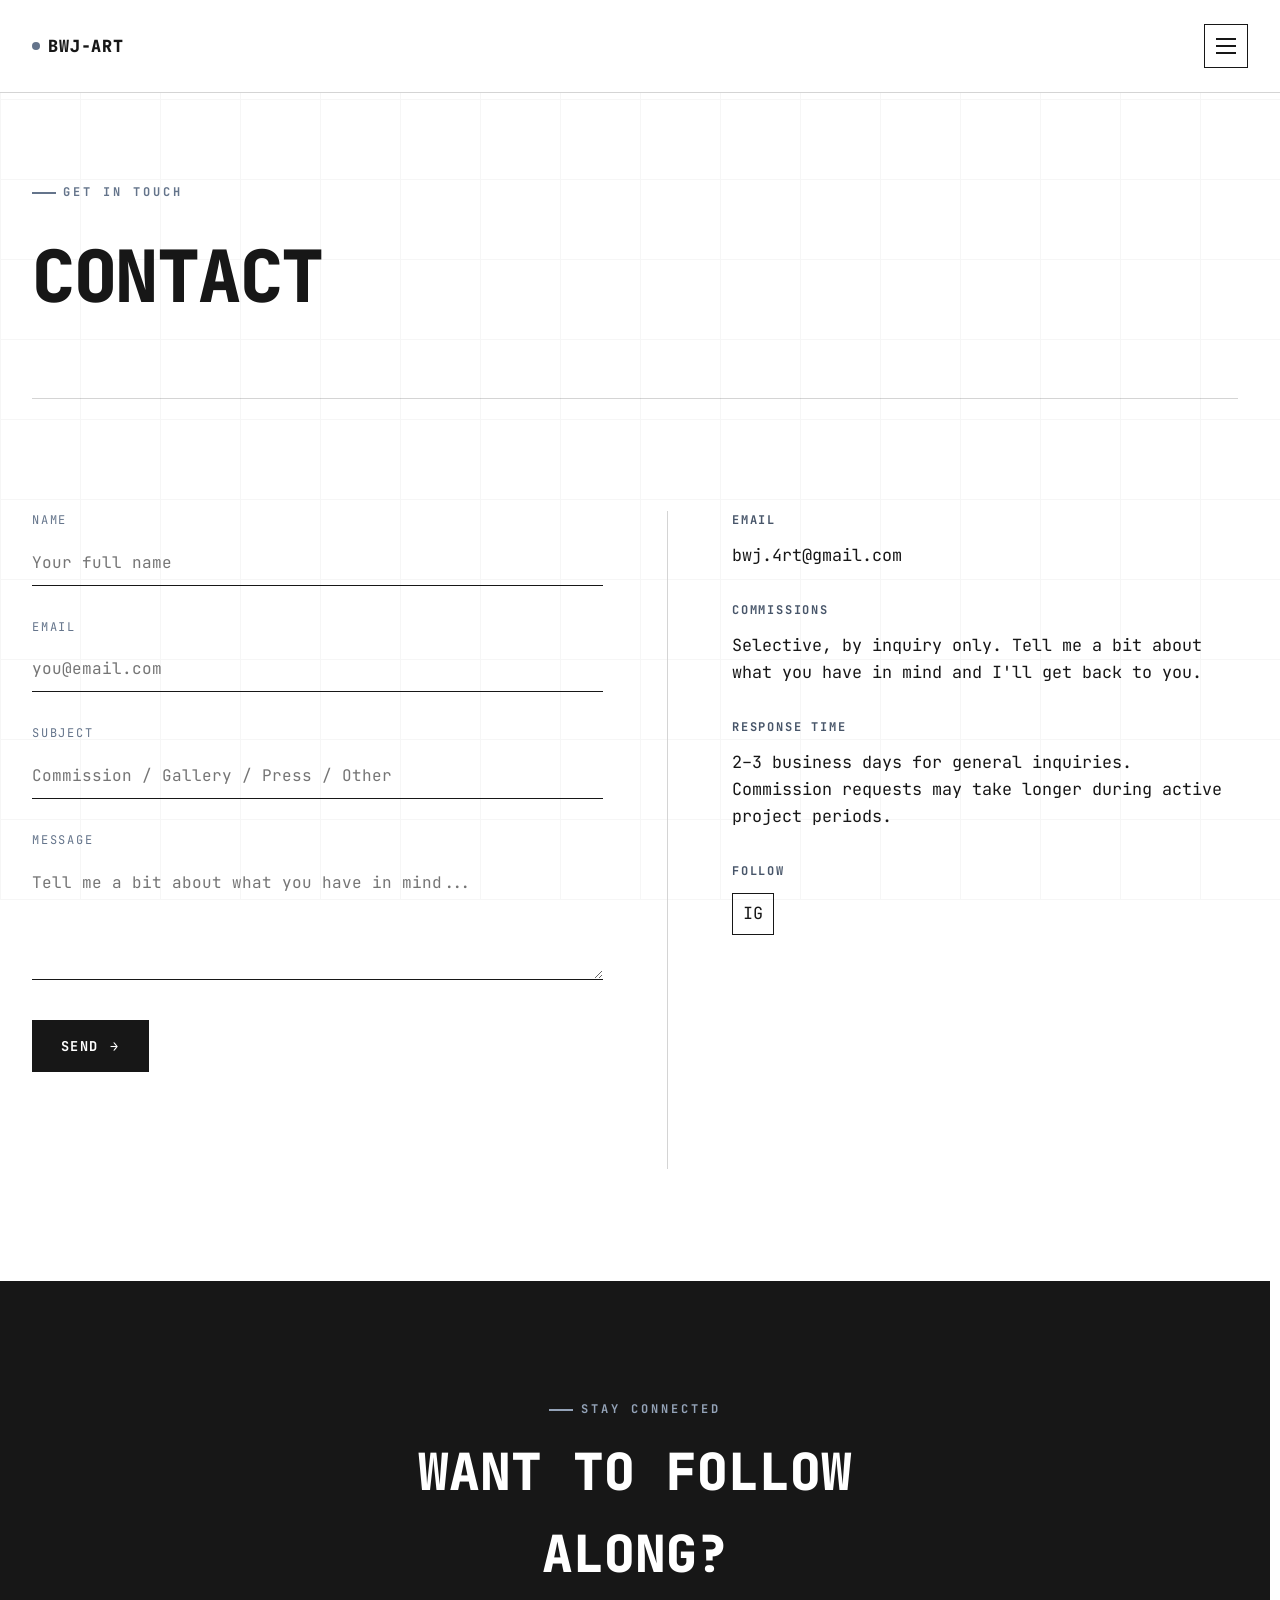
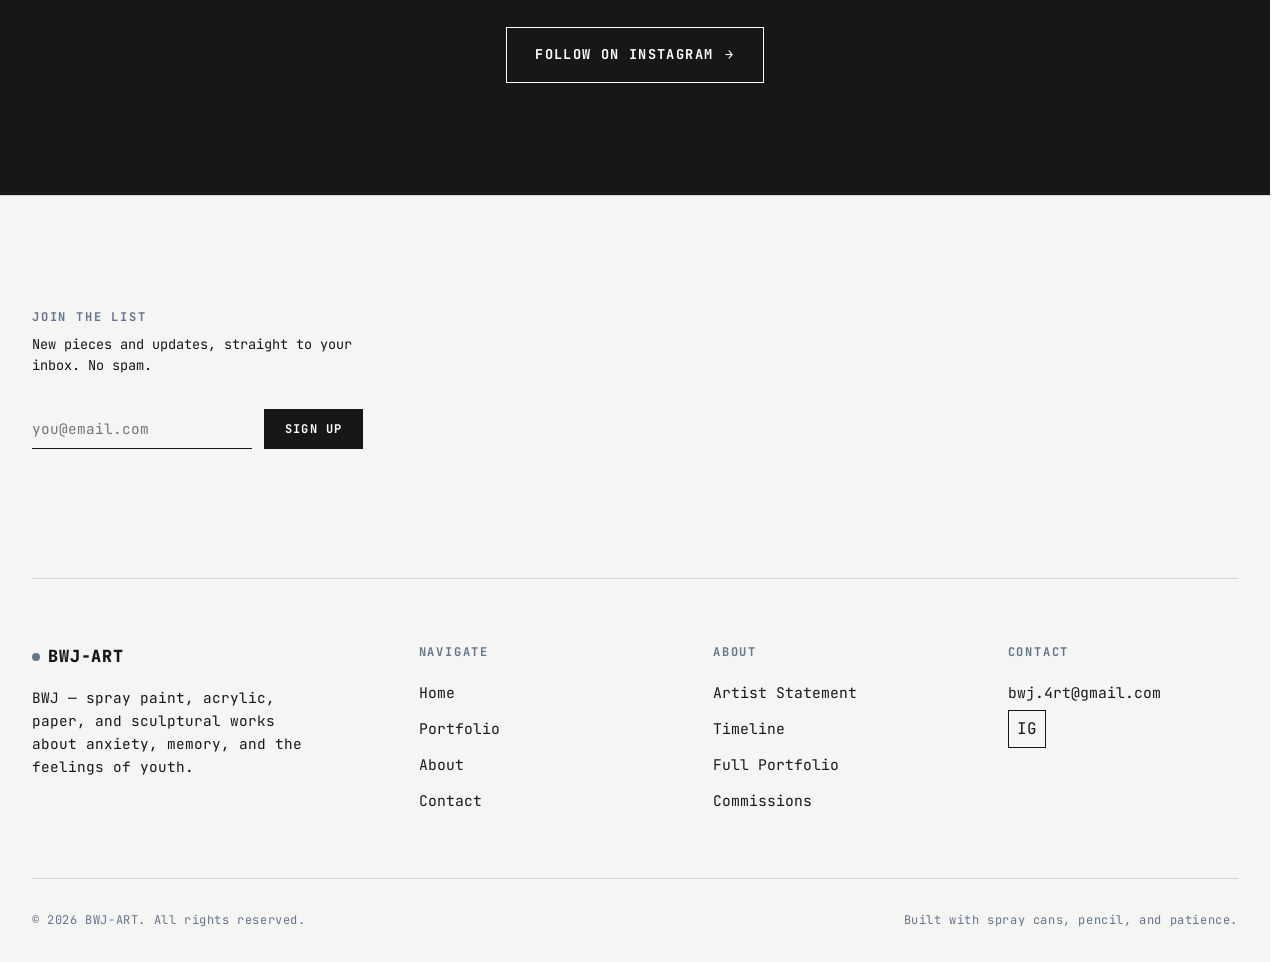
<file: contact.html>
<!DOCTYPE html>
<html lang="en">
<head>
<meta charset="UTF-8">
<meta name="viewport" content="width=device-width, initial-scale=1.0, viewport-fit=cover">
<meta name="color-scheme" content="light">
<meta name="theme-color" content="#FFFFFF">
<title>Contact — BWJ-ART</title>
<meta name="description" content="Get in touch with BWJ-ART for commissions, gallery inquiries, and press.">
<meta property="og:type" content="website">
<meta property="og:site_name" content="BWJ-ART">
<meta property="og:title" content="Contact — BWJ-ART">
<meta property="og:description" content="Get in touch with BWJ-ART for commissions, gallery inquiries, and press.">
<meta property="og:image" content="https://glittery-croissant-ed09aa.netlify.app/assets/img/hope.jpg">
<meta property="og:url" content="https://glittery-croissant-ed09aa.netlify.app/contact.html">
<meta name="twitter:card" content="summary_large_image">
<meta name="twitter:title" content="Contact — BWJ-ART">
<meta name="twitter:description" content="Get in touch with BWJ-ART for commissions, gallery inquiries, and press.">
<meta name="twitter:image" content="https://glittery-croissant-ed09aa.netlify.app/assets/img/hope.jpg">
<link rel="stylesheet" href="css/style.css">
</head>
<body>

<div class="texture-bg"></div>

<header class="topbar">
  <a href="index.html" class="logo"><span class="dot"></span>BWJ-ART</a>
  <button class="hamburger" aria-label="Open menu" aria-expanded="false">
    <span></span><span></span><span></span>
  </button>
</header>

<div class="nav-overlay"></div>
<nav class="nav-panel">
  <ul class="nav-links">
    <li><a href="index.html">Home</a></li>
    <li><a href="portfolio.html">Portfolio</a></li>
    <li><a href="about.html">About</a></li>
    <li><a href="contact.html" class="current">Contact</a></li>
  </ul>
  <div class="nav-panel-footer">
    <div class="socials">
      <a href="https://instagram.com/willaingdraws" data-bind-href="instagram-url" aria-label="Instagram" target="_blank" rel="noopener">IG</a>
      <a href="contact.html" aria-label="Contact">Contact</a>
      <a href="#newsletter" aria-label="Newsletter signup">Newsletter</a>
    </div>
  </div>
</nav>

<main id="contact-root">

  <div class="container">
    <div class="page-header">
      <span class="eyebrow fade-in">Get In Touch</span>
      <h1 class="fade-in">Contact</h1>
    </div>
  </div>

  <section class="section" style="border-bottom: none;">
    <div class="container">
      <div class="contact-grid">

        <div class="fade-in">
          <form class="contact-form" action="https://formspree.io/f/mqpzpaqr" method="POST">
            <div class="field">
              <label for="name">Name</label>
              <input type="text" id="name" name="name" placeholder="Your full name" required>
            </div>
            <div class="field">
              <label for="email">Email</label>
              <input type="email" id="email" name="email" placeholder="you@email.com" required>
            </div>
            <div class="field">
              <label for="subject">Subject</label>
              <input type="text" id="subject" name="subject" placeholder="Commission / Gallery / Press / Other">
            </div>
            <div class="field">
              <label for="message">Message</label>
              <textarea id="message" name="message" placeholder="Tell me a bit about what you have in mind..." required></textarea>
            </div>
            <button type="submit" class="btn btn-solid">Send <span class="btn-arrow">→</span></button>
            <p class="form-confirmation" style="margin-top:1rem; font-size:0.85rem; color:var(--slate); opacity:0; transition:opacity 0.3s ease;">Thanks — your message has been noted. A reply will follow within 2–3 business days.</p>
            <p class="form-error" style="margin-top:1rem; font-size:0.85rem; color:#b33; opacity:0; transition:opacity 0.3s ease;">Something went wrong sending that — please email me directly instead.</p>
          </form>
        </div>

        <div class="contact-info-block fade-in" data-field="info-block">
          <h3>Email</h3>
          <a href="mailto:bwj.4rt@gmail.com">bwj.4rt@gmail.com</a>

          <h3>Commissions</h3>
          <p>Selective, by inquiry only. Tell me a bit about what you have in mind and I'll get back to you.</p>

          <h3>Response Time</h3>
          <p>2–3 business days for general inquiries. Commission requests may take longer during active project periods.</p>

          <h3>Follow</h3>
          <div class="social-row">
            <a href="https://instagram.com/willaingdraws" aria-label="Instagram" target="_blank" rel="noopener">IG</a>
          </div>
        </div>

      </div>
    </div>
  </section>

  <!-- ============ FOLLOW CTA ============ -->
  <section class="cta-band">
    <div class="container">
      <span class="eyebrow">Stay Connected</span>
      <h2>Want to follow along?</h2>
      <a href="https://instagram.com/willaingdraws" data-bind-href="instagram-url" class="btn btn-solid" target="_blank" rel="noopener">Follow on Instagram <span class="btn-arrow">→</span></a>
    </div>
  </section>

</main>

<style>
  .form-confirmation.is-visible, .form-error.is-visible { opacity: 1 !important; }
</style>

<!-- ============ FOOTER ============ -->
<footer>
  <div class="container">
    <div class="footer-newsletter fade-in" id="newsletter">
      <div>
        <h5 data-bind="newsletter-heading">Join the List</h5>
        <p data-bind="newsletter-blurb">New pieces and updates, straight to your inbox. No spam.</p>
      </div>
      <form class="newsletter-form" action="https://formspree.io/f/mljrjdnr" method="POST">
        <input type="email" name="email" placeholder="you@email.com" required aria-label="Email address">
        <button type="submit" class="btn btn-solid">Sign Up</button>
        <span class="newsletter-confirmation">Thanks — you're on the list.</span>
        <span class="newsletter-error">Something went wrong — please try again.</span>
      </form>
    </div>
    <div class="footer-grid">
      <div class="footer-brand">
        <div class="logo"><span class="dot"></span>BWJ-ART</div>
        <p data-bind="footer-tagline">BWJ — spray paint, acrylic, paper, and sculptural works about anxiety, memory, and the feelings of youth.</p>
      </div>
      <div class="footer-col">
        <h5>Navigate</h5>
        <ul>
          <li><a href="index.html">Home</a></li>
          <li><a href="portfolio.html">Portfolio</a></li>
          <li><a href="about.html">About</a></li>
          <li><a href="contact.html">Contact</a></li>
        </ul>
      </div>
      <div class="footer-col">
        <h5>About</h5>
        <ul>
          <li><a href="about.html">Artist Statement</a></li>
          <li><a href="about.html#timeline">Timeline</a></li>
          <li><a href="portfolio.html">Full Portfolio</a></li>
          <li><a href="contact.html">Commissions</a></li>
        </ul>
      </div>
      <div class="footer-col">
        <h5>Contact</h5>
        <ul>
          <li><a href="mailto:bwj.4rt@gmail.com" data-bind-href="email-mailto"><span data-bind="email">bwj.4rt@gmail.com</span></a></li>
        </ul>
        <div class="socials">
          <a href="https://instagram.com/willaingdraws" data-bind-href="instagram-url" aria-label="Instagram" target="_blank" rel="noopener">IG</a>
        </div>
      </div>
    </div>
    <div class="footer-bottom">
      <span data-bind="footer-copyright">© 2026 BWJ-ART. All rights reserved.</span>
      <span data-bind="footer-built-with">Built with spray cans, pencil, and patience.</span>
    </div>
  </div>
</footer>

<button class="back-to-top" aria-label="Back to top">↑</button>

<!-- Netlify Identity: catches invite/recovery links that redirect here and
     shows the "set your password" modal automatically. -->
<script src="https://identity.netlify.com/v1/netlify-identity-widget.js"></script>
<script>
  if (window.netlifyIdentity) {
    window.netlifyIdentity.on("init", (user) => {
      if (!user) {
        window.netlifyIdentity.on("login", () => {
          document.location.href = "/admin/";
        });
      }
    });
  }
</script>
<script src="js/script.js"></script>
<script src="js/render.js"></script>
</body>
</html>
</file>
<file: css/style.css>
/* ==========================================================================
   BWJ-ART — Industrial / Monospace Portfolio
   ========================================================================== */

@import url('https://fonts.googleapis.com/css2?family=JetBrains+Mono:wght@400;500;700;800&display=swap');

:root {
  --slate: #64748B;
  --slate-dark: #475569;
  --slate-light: #94A3B8;
  --neutral: #171717;
  --neutral-soft: #2A2A2A;
  --white: #FFFFFF;
  --off-white: #F5F5F4;
  --line: #D4D4D4;

  --mono: 'JetBrains Mono', ui-monospace, SFMono-Regular, Menlo, Consolas, monospace;

  --space-xs: 0.5rem;
  --space-sm: 1rem;
  --space-md: 2rem;
  --space-lg: 4rem;
  --space-xl: 7rem;
  --space-xxl: 10rem;

  --nav-width: min(420px, 100vw);
  --transition: 0.35s cubic-bezier(0.65, 0, 0.35, 1);
}

* { margin: 0; padding: 0; box-sizing: border-box; -webkit-tap-highlight-color: transparent; }

html {
  scroll-behavior: smooth;
  scrollbar-gutter: stable;
  color-scheme: light;
  -webkit-text-size-adjust: 100%;
  text-size-adjust: 100%;
}

body {
  font-family: var(--mono);
  background-color: var(--white);
  color: var(--neutral);
  line-height: 1.6;
  font-size: 16px;
  -webkit-font-smoothing: antialiased;
  -moz-osx-font-smoothing: grayscale;
  text-rendering: optimizeLegibility;
  overflow-x: hidden;
  min-height: 100vh;
  min-height: 100dvh;
}

/* Consistent, on-brand scrollbar across Windows/Mac (WebKit + Firefox) */
html { scrollbar-width: thin; scrollbar-color: var(--slate) var(--off-white); }
::-webkit-scrollbar { width: 10px; height: 10px; }
::-webkit-scrollbar-track { background: var(--off-white); }
::-webkit-scrollbar-thumb { background: var(--slate); border: 2px solid var(--off-white); background-clip: padding-box; }
::-webkit-scrollbar-thumb:hover { background: var(--slate-dark); background-clip: padding-box; }

img { display: block; max-width: 100%; height: auto; -webkit-user-drag: none; user-select: none; }

a {
  color: inherit;
  text-decoration: none;
  touch-action: manipulation;
}

ul { list-style: none; }

button {
  font-family: var(--mono);
  cursor: pointer;
  border: none;
  background: none;
  color: inherit;
  touch-action: manipulation;
}

/* Industrial texture backdrop */
.texture-bg {
  position: fixed;
  inset: 0;
  pointer-events: none;
  z-index: 0;
  opacity: 0.035;
  background-image:
    repeating-linear-gradient(0deg, var(--neutral) 0px, var(--neutral) 1px, transparent 1px, transparent 80px),
    repeating-linear-gradient(90deg, var(--neutral) 0px, var(--neutral) 1px, transparent 1px, transparent 80px);
}

.container {
  width: 100%;
  max-width: 1400px;
  margin: 0 auto;
  padding: 0 var(--space-md);
}

.eyebrow {
  font-size: 0.75rem;
  letter-spacing: 0.25em;
  text-transform: uppercase;
  color: var(--slate);
  font-weight: 700;
  display: inline-flex;
  align-items: center;
  gap: 0.6em;
}
.eyebrow::before {
  content: '';
  width: 24px;
  height: 2px;
  background: var(--slate);
  display: inline-block;
}

/* ==========================================================================
   Top bar (logo + hamburger only — nav hidden)
   ========================================================================== */

.topbar {
  position: fixed;
  top: 0;
  left: 0;
  right: 0;
  z-index: 100;
  display: flex;
  align-items: center;
  justify-content: space-between;
  padding: 1.5rem var(--space-md);
  background: rgba(255, 255, 255, 0.9);
  -webkit-backdrop-filter: blur(6px);
  backdrop-filter: blur(6px);
  border-bottom: 1px solid var(--line);
  padding-top: max(1.5rem, env(safe-area-inset-top));
  padding-left: max(var(--space-md), env(safe-area-inset-left));
  padding-right: max(var(--space-md), env(safe-area-inset-right));
}

.logo {
  font-weight: 800;
  font-size: 1.05rem;
  letter-spacing: 0.05em;
  text-transform: uppercase;
  display: flex;
  align-items: center;
  gap: 0.5rem;
}
.logo .dot {
  width: 8px;
  height: 8px;
  background: var(--slate);
  border-radius: 50%;
  display: inline-block;
}

.hamburger {
  position: relative;
  z-index: 210;
  width: 44px;
  height: 44px;
  border: 1px solid var(--neutral);
  display: flex;
  flex-direction: column;
  align-items: center;
  justify-content: center;
  gap: 5px;
  background: var(--white);
  transition: background var(--transition), border-color var(--transition);
}
.hamburger:hover { background: var(--neutral); }
.hamburger:hover span { background: var(--white); }

.hamburger span {
  width: 20px;
  height: 2px;
  background: var(--neutral);
  transition: transform var(--transition), opacity var(--transition), background var(--transition);
}

.hamburger.active span:nth-child(1) { transform: translateY(7px) rotate(45deg); }
.hamburger.active span:nth-child(2) { opacity: 0; }
.hamburger.active span:nth-child(3) { transform: translateY(-7px) rotate(-45deg); }
.hamburger.active { background: var(--neutral); }
.hamburger.active span { background: var(--white); }

/* Slide-out nav panel */
.nav-overlay {
  position: fixed;
  inset: 0;
  background: rgba(23, 23, 23, 0.55);
  z-index: 190;
  opacity: 0;
  visibility: hidden;
  transition: opacity var(--transition);
}
.nav-overlay.active {
  opacity: 1;
  visibility: visible;
}

.nav-panel {
  position: fixed;
  top: 0;
  right: 0;
  height: 100%;
  width: var(--nav-width);
  background: var(--neutral);
  color: var(--white);
  z-index: 200;
  transform: translateX(100%);
  transition: transform var(--transition);
  display: flex;
  flex-direction: column;
  justify-content: center;
  padding: var(--space-lg) var(--space-lg);
  border-left: 1px solid var(--slate);
}
.nav-panel.active { transform: translateX(0); }

.nav-links {
  display: flex;
  flex-direction: column;
  gap: 0.4rem;
}

.nav-links li a {
  display: flex;
  align-items: baseline;
  gap: 1rem;
  font-size: 2.1rem;
  font-weight: 700;
  letter-spacing: 0.02em;
  text-transform: uppercase;
  padding: 0.6rem 0;
  color: var(--white);
  transition: color var(--transition), padding-left var(--transition);
  border-bottom: 1px solid rgba(255,255,255,0.08);
}
.nav-links li a:hover {
  color: var(--slate-light);
  padding-left: 0.75rem;
}
.nav-links li a.current { color: var(--slate-light); }

.nav-panel-footer {
  margin-top: var(--space-lg);
  display: flex;
  flex-direction: column;
  gap: 0.75rem;
  font-size: 0.8rem;
  color: var(--slate-light);
  letter-spacing: 0.05em;
}
.nav-panel-footer .socials {
  display: flex;
  gap: 1.25rem;
  margin-top: 0.5rem;
}
.nav-panel-footer .socials a {
  color: var(--white);
  border: 1px solid rgba(255,255,255,0.25);
  height: 38px;
  padding: 0 0.9rem;
  display: flex;
  align-items: center;
  justify-content: center;
  font-size: 0.75rem;
  letter-spacing: 0.08em;
  text-transform: uppercase;
  transition: background var(--transition), border-color var(--transition);
}
.nav-panel-footer .socials a:hover {
  background: var(--slate);
  border-color: var(--slate);
}

body.nav-open { overflow: hidden; }

/* ==========================================================================
   Hero
   ========================================================================== */

.hero {
  min-height: 100vh;
  min-height: 100svh;
  display: flex;
  flex-direction: column;
  justify-content: center;
  padding: calc(var(--space-xl) + 4rem) var(--space-md) var(--space-xl);
  position: relative;
  border-bottom: 1px solid var(--line);
}

.hero h1 {
  font-size: clamp(2.6rem, 8vw, 6.5rem);
  line-height: 1.02;
  font-weight: 800;
  letter-spacing: -0.02em;
  text-transform: uppercase;
  color: var(--neutral);
}

.hero-line { display: block; }
.hero-accent { color: var(--slate); }

.hero-sub {
  margin-top: var(--space-md);
  max-width: 46ch;
  color: var(--neutral);
  font-size: 1.05rem;
}

.hero-meta {
  display: flex;
  flex-wrap: wrap;
  gap: var(--space-lg);
  margin-top: var(--space-xl);
  padding-top: var(--space-md);
  border-top: 1px solid var(--line);
}

.hero-meta div {
  font-size: 0.75rem;
  letter-spacing: 0.15em;
  text-transform: uppercase;
  color: var(--slate);
}
.hero-meta div strong {
  display: block;
  font-size: 1rem;
  color: var(--neutral);
  letter-spacing: 0;
  text-transform: none;
  margin-top: 0.35rem;
  font-weight: 500;
}

/* ==========================================================================
   Section scaffolding
   ========================================================================== */

.section {
  padding: var(--space-xl) 0;
  border-bottom: 1px solid var(--line);
  position: relative;
}

.section-header {
  display: flex;
  justify-content: space-between;
  align-items: flex-end;
  gap: var(--space-md);
  margin-bottom: var(--space-lg);
  flex-wrap: wrap;
}

.section-title {
  font-size: clamp(1.8rem, 4vw, 3rem);
  font-weight: 800;
  text-transform: uppercase;
  letter-spacing: -0.01em;
  margin-top: 0.75rem;
  color: var(--slate-dark);
}

.section-note {
  max-width: 40ch;
  color: var(--neutral);
  font-size: 0.9rem;
}

/* Left accent bar for the home page artist statement quote. A separate
   class (rather than styling .section-note directly) so the other
   .section-note usages elsewhere (About page timeline/exhibit intros)
   aren't affected. */
.quote-bar {
  border-left: 2px solid var(--slate);
  padding-left: var(--space-sm);
}

/* Exhibits section (About page): keeps the gallery/venue address sitting
   directly beside the exhibit title instead of off to the side as a
   separate block. */
.exhibit-heading-row {
  display: flex;
  align-items: flex-end;
  flex-wrap: wrap;
  gap: var(--space-sm) var(--space-md);
  width: 100%;
}
.exhibit-location {
  margin: 0;
}

/* Page header (interior pages) */
.page-header {
  padding: calc(var(--space-xl) + 4rem) 0 var(--space-lg);
  border-bottom: 1px solid var(--line);
}
.page-header h1 {
  font-size: clamp(2.2rem, 6vw, 4.5rem);
  font-weight: 800;
  text-transform: uppercase;
  letter-spacing: -0.02em;
  margin-top: var(--space-sm);
}
.page-header p {
  max-width: 55ch;
  color: var(--neutral);
  margin-top: var(--space-sm);
  font-size: 1rem;
}

/* ==========================================================================
   Buttons
   ========================================================================== */

.btn {
  display: inline-flex;
  align-items: center;
  gap: 0.75rem;
  font-size: 0.85rem;
  letter-spacing: 0.1em;
  text-transform: uppercase;
  font-weight: 700;
  padding: 1rem 1.75rem;
  border: 1px solid var(--neutral);
  color: var(--neutral);
  transition: background var(--transition), color var(--transition);
  white-space: nowrap;
}
.btn:hover { background: var(--neutral); color: var(--white); }

.btn-solid {
  background: var(--neutral);
  color: var(--white);
}
.btn-solid:hover { background: var(--slate); border-color: var(--slate); }

.btn-arrow { transition: transform var(--transition); }
.btn:hover .btn-arrow { transform: translateX(4px); }

/* ==========================================================================
   Masonry gallery
   ========================================================================== */

.masonry {
  column-count: 4;
  column-gap: var(--space-sm);
}

.masonry-item {
  break-inside: avoid;
  margin-bottom: var(--space-sm);
  position: relative;
  overflow: hidden;
  border: 1px solid var(--line);
  background: var(--off-white);
  cursor: pointer;
}

.masonry-item img {
  width: 100%;
  display: block;
  transition: transform 0.6s ease, filter 0.6s ease;
  filter: grayscale(15%);
}

/* Wraps a masonry thumbnail's <img> when it has a 90/270deg CMS-set
   rotation (for a photo that was shot sideways). A plain CSS rotate on
   the <img> would visually swap its width/height without changing the
   column space it reserves, which could leave a gap or overlap the
   caption below — so script.js's fitGridRotations() sizes this wrapper
   to the correct post-rotation box (same fix as the lightbox). */
.thumb-rotate-wrap {
  display: flex;
  align-items: center;
  justify-content: center;
  overflow: hidden;
  width: 100%;
}
/* Rotation is applied via a CSS variable (set by JS) rather than
   overwriting `transform` directly, so the existing hover zoom effect
   below can still combine with it instead of being clobbered. */
.thumb-rotate-wrap img { transform: rotate(var(--thumb-rotation, 0deg)); }
.masonry-item:hover .thumb-rotate-wrap img { transform: rotate(var(--thumb-rotation, 0deg)) scale(1.04); }

.masonry-item:hover img {
  transform: scale(1.04);
  filter: grayscale(0%);
}

.masonry-caption {
  position: absolute;
  inset: auto 0 0 0;
  padding: 1rem 1.1rem;
  background: linear-gradient(to top, rgba(23,23,23,0.92), rgba(23,23,23,0));
  color: var(--white);
  opacity: 0;
  transform: translateY(8px);
  transition: opacity var(--transition), transform var(--transition);
}
.masonry-item:hover .masonry-caption {
  opacity: 1;
  transform: translateY(0);
}
.masonry-caption .cap-title {
  font-size: 0.9rem;
  font-weight: 700;
  text-transform: uppercase;
  letter-spacing: 0.03em;
}
.masonry-caption .cap-meta {
  font-size: 0.7rem;
  color: var(--slate-light);
  letter-spacing: 0.08em;
  margin-top: 0.2rem;
}

.diptych-imgs {
  display: flex;
  flex-direction: column;
}
.diptych-imgs > div {
  position: relative;
  cursor: pointer;
  overflow: hidden;
}
.diptych-imgs > div:first-child {
  border-bottom: 2px solid var(--white);
}
.diptych-imgs img {
  width: 100%;
  display: block;
  transition: transform 0.6s ease, filter 0.6s ease;
  filter: grayscale(15%);
}
.diptych-imgs > div:hover img {
  transform: scale(1.04);
  filter: grayscale(0%);
}

.tag {
  display: inline-block;
  margin-top: 0.5rem;
  font-size: 0.62rem;
  letter-spacing: 0.1em;
  text-transform: uppercase;
  padding: 0.2rem 0.55rem;
  border: 1px solid rgba(255,255,255,0.5);
  color: var(--white);
}
.tag-price {
  background: rgba(255,255,255,0.92);
  color: var(--neutral);
  border-color: var(--white);
  font-weight: 700;
}

/* ==========================================================================
   Exhibits / press
   ========================================================================== */

.exhibit-list {
  display: flex;
  flex-direction: column;
}
.exhibit-row {
  display: grid;
  grid-template-columns: 140px 1fr auto;
  gap: var(--space-md);
  align-items: baseline;
  padding: 1.5rem 0;
  border-top: 1px solid var(--line);
}
.exhibit-row:last-child { border-bottom: 1px solid var(--line); }
.exhibit-row .ex-date {
  font-size: 0.8rem;
  color: var(--slate);
  font-weight: 700;
  letter-spacing: 0.05em;
}
.exhibit-row h4 {
  font-size: 1.1rem;
  text-transform: uppercase;
  color: var(--slate-dark);
}
.exhibit-row p {
  font-size: 0.88rem;
  color: var(--neutral);
  margin-top: 0.2rem;
}
.exhibit-row .ex-tag {
  font-size: 0.7rem;
  letter-spacing: 0.1em;
  text-transform: uppercase;
  color: var(--slate);
  border: 1px solid var(--line);
  padding: 0.35rem 0.75rem;
  white-space: nowrap;
  height: fit-content;
}

.exhibit-gallery {
  display: grid;
  grid-template-columns: repeat(4, 1fr);
  gap: var(--space-sm);
  margin-top: var(--space-lg);
}
.exhibit-gallery .masonry-item img { height: 280px; object-fit: cover; }
.exhibit-gallery .masonry-item:first-child img { height: 280px; object-fit: contain; background: var(--neutral); }

.quote-block {
  border-left: 2px solid var(--slate);
  padding-left: var(--space-md);
  margin: var(--space-lg) 0;
  font-size: 1.15rem;
  font-style: normal;
  color: var(--neutral);
  max-width: 64ch;
}
.quote-block cite {
  display: block;
  margin-top: 0.75rem;
  font-size: 0.8rem;
  letter-spacing: 0.1em;
  text-transform: uppercase;
  color: var(--slate);
  font-style: normal;
}

.gallery-filters {
  display: flex;
  flex-wrap: wrap;
  gap: 0.6rem;
  margin-top: var(--space-sm);
  margin-bottom: var(--space-lg);
}
.gallery-filters button {
  font-size: 0.75rem;
  letter-spacing: 0.1em;
  text-transform: uppercase;
  padding: 0.6rem 1.1rem;
  border: 1px solid var(--line);
  color: var(--slate-dark);
  transition: background var(--transition), color var(--transition), border-color var(--transition);
}
.gallery-filters button:hover,
.gallery-filters button.active {
  background: var(--neutral);
  color: var(--white);
  border-color: var(--neutral);
}

/* ==========================================================================
   Lightbox
   ========================================================================== */

.lightbox {
  position: fixed;
  inset: 0;
  background: rgba(23, 23, 23, 0.96);
  z-index: 300;
  display: flex;
  align-items: center;
  justify-content: center;
  opacity: 0;
  visibility: hidden;
  transition: opacity var(--transition);
  padding: var(--space-md);
}
.lightbox.active { opacity: 1; visibility: visible; }

.lightbox-inner {
  max-width: 1100px;
  width: 100%;
  max-height: 88vh;
  display: flex;
  flex-direction: column;
  align-items: center;
}

/* Wraps the lightbox <img>. When an image is rotated 90/270deg, the CSS
   rotate transform visually swaps its width/height but does NOT change
   the space it reserves in the page's layout flow — without this wrapper,
   a rotated image could visually overflow past its reserved space and
   overlap the caption below. JS sizes this wrapper to the correct
   post-rotation visual bounding box so the caption always sits where it
   should. */
.lightbox-img-wrap {
  display: flex;
  align-items: center;
  justify-content: center;
  margin: 0 auto;
}

.lightbox img {
  max-height: 72vh;
  width: auto;
  border: 1px solid var(--slate);
  transition: transform 0.3s ease, width 0.3s ease, height 0.3s ease;
  transform-origin: center center;
}

.lightbox-caption {
  color: var(--white);
  margin-top: var(--space-sm);
  text-align: center;
}
.lightbox-caption .cap-title {
  font-size: 1rem;
  text-transform: uppercase;
  letter-spacing: 0.05em;
  font-weight: 700;
}
.lightbox-caption .cap-meta {
  font-size: 0.8rem;
  color: var(--slate-light);
  margin-top: 0.3rem;
}

.lightbox-close,
.lightbox-prev,
.lightbox-next,
.lightbox-rotate,
.lightbox-rotate-ccw,
.lightbox-download {
  position: absolute;
  color: var(--white);
  width: 48px;
  height: 48px;
  border: 1px solid rgba(255,255,255,0.3);
  display: flex;
  align-items: center;
  justify-content: center;
  transition: background var(--transition);
  font-size: 1.1rem;
}
.lightbox-close:hover,
.lightbox-prev:hover,
.lightbox-next:hover,
.lightbox-rotate:hover,
.lightbox-rotate-ccw:hover,
.lightbox-download:hover { background: var(--slate); }

.lightbox-close { top: var(--space-md); right: var(--space-md); }
.lightbox-rotate { top: var(--space-md); right: calc(var(--space-md) + 58px); }
.lightbox-rotate-ccw { top: var(--space-md); right: calc(var(--space-md) + 116px); }
.lightbox-download { top: var(--space-md); right: calc(var(--space-md) + 174px); }
.lightbox-prev { left: var(--space-md); top: 50%; transform: translateY(-50%); }
.lightbox-next { right: var(--space-md); top: 50%; transform: translateY(-50%); }

/* ==========================================================================
   About page pieces
   ========================================================================== */

.about-grid {
  display: grid;
  grid-template-columns: 0.9fr 1.1fr;
  gap: var(--space-lg);
  align-items: start;
}

.about-portrait {
  border: 1px solid var(--line);
  overflow: hidden;
  position: sticky;
  top: 6.5rem;
}
.about-portrait img { filter: grayscale(30%); }

.about-copy p {
  margin-bottom: 1.25rem;
  color: var(--neutral);
  max-width: 62ch;
}
.about-copy p:first-of-type {
  font-size: 1.15rem;
  color: var(--neutral);
}

.stat-row {
  display: grid;
  grid-template-columns: repeat(3, 1fr);
  gap: var(--space-sm);
  margin-top: var(--space-lg);
  padding-top: var(--space-md);
  border-top: 1px solid var(--line);
}
.stat-row div strong {
  display: block;
  font-size: 2rem;
  font-weight: 800;
  color: var(--neutral);
}
.stat-row div span {
  font-size: 0.7rem;
  letter-spacing: 0.1em;
  text-transform: uppercase;
  color: var(--slate);
}

.timeline {
  margin-top: var(--space-md);
}
.timeline-row {
  display: grid;
  grid-template-columns: 100px 1fr;
  gap: var(--space-md);
  padding: 1.5rem 0;
  border-top: 1px solid var(--line);
}
.timeline-row:last-child { border-bottom: 1px solid var(--line); }
.timeline-row .year {
  font-weight: 700;
  color: var(--slate);
}
.timeline-row h4 {
  font-size: 1.05rem;
  text-transform: uppercase;
  margin-bottom: 0.3rem;
  color: var(--slate-dark);
}
.timeline-row p {
  color: var(--neutral);
  font-size: 0.92rem;
  max-width: 60ch;
}

/* ==========================================================================
   Contact page
   ========================================================================== */

.contact-grid {
  display: grid;
  grid-template-columns: 1fr 1fr;
  gap: var(--space-lg);
}

.field {
  margin-bottom: var(--space-md);
}
.field label {
  display: block;
  font-size: 0.75rem;
  letter-spacing: 0.15em;
  text-transform: uppercase;
  color: var(--slate);
  margin-bottom: 0.6rem;
}
.field input,
.field textarea {
  width: 100%;
  border: none;
  border-bottom: 1px solid var(--neutral);
  background: transparent;
  font-family: var(--mono);
  font-size: 1rem;
  padding: 0.75rem 0;
  color: var(--neutral);
  transition: border-color var(--transition);
}
.field input:focus,
.field textarea:focus {
  outline: none;
  border-color: var(--slate);
}
.field textarea { resize: vertical; min-height: 120px; }

.contact-info-block {
  padding-left: var(--space-lg);
  border-left: 1px solid var(--line);
}
.contact-info-block h3 {
  font-size: 0.75rem;
  letter-spacing: 0.15em;
  text-transform: uppercase;
  color: var(--slate-dark);
  margin-bottom: 0.75rem;
  margin-top: var(--space-md);
}
.contact-info-block h3:first-child { margin-top: 0; }
.contact-info-block p, .contact-info-block a {
  font-size: 1.05rem;
  color: var(--neutral);
  display: block;
}
.contact-info-block a:hover { color: var(--slate); }

.social-row {
  display: flex;
  gap: 0.75rem;
  margin-top: 0.75rem;
}
.social-row a {
  width: 42px;
  height: 42px;
  border: 1px solid var(--neutral);
  display: flex;
  align-items: center;
  justify-content: center;
  transition: background var(--transition), color var(--transition);
}
.social-row a:hover { background: var(--neutral); color: var(--white); }

/* ==========================================================================
   Featured strip (home)
   ========================================================================== */

.feature-strip {
  display: grid;
  grid-template-columns: repeat(3, 1fr);
  gap: var(--space-sm);
}
.view-all-row {
  display: flex;
  justify-content: center;
  margin-top: var(--space-lg);
}
.feature-card {
  border: 1px solid var(--line);
  overflow: hidden;
  position: relative;
  cursor: pointer;
}
.feature-card img {
  width: 100%;
  height: 380px;
  object-fit: cover;
  filter: grayscale(20%);
  transition: transform 0.6s ease, filter 0.6s ease;
}
.feature-card:hover img { transform: scale(1.05); filter: grayscale(0%); }
.feature-card-label {
  padding: 1rem;
  border-top: 1px solid var(--line);
  display: flex;
  justify-content: space-between;
  align-items: center;
}
.feature-card-label h4 {
  font-size: 0.95rem;
  text-transform: uppercase;
  color: var(--slate-dark);
}
.feature-card-label span {
  font-size: 0.7rem;
  color: var(--slate);
}

/* Home "Featured Piece" — a single, non-rotating piece the artist flags
   as the one visitors should see first (CMS "Feature on Homepage?"),
   shown full-width right after the hero. */
.featured-piece {
  border: 1px solid var(--line);
  overflow: hidden;
  cursor: pointer;
}
.featured-piece-frame img {
  width: 100%;
  height: 560px;
  object-fit: cover;
  filter: grayscale(15%);
  transition: transform 0.6s ease, filter 0.6s ease;
}
.featured-piece:hover .featured-piece-frame img { transform: scale(1.03); filter: grayscale(0%); }
.featured-piece-caption {
  padding: 1.25rem 1.5rem;
  border-top: 1px solid var(--line);
  display: flex;
  justify-content: space-between;
  align-items: center;
}
.featured-piece-caption h3 {
  font-size: 1.1rem;
  text-transform: uppercase;
  color: var(--slate-dark);
}
.featured-piece-caption span {
  font-size: 0.75rem;
  color: var(--slate);
}

/* Process strip on home */
.process-row {
  display: grid;
  grid-template-columns: repeat(4, 1fr);
  gap: var(--space-md);
}
.process-step {
  border-top: 2px solid var(--neutral);
  padding-top: 1.25rem;
}
.process-step .step-num {
  font-size: 0.75rem;
  color: var(--slate);
  letter-spacing: 0.15em;
}
.process-step h4 {
  font-size: 1.1rem;
  text-transform: uppercase;
  margin: 0.5rem 0 0.5rem;
  color: var(--slate-dark);
}
.process-step p {
  font-size: 0.88rem;
  color: var(--neutral);
}

/* CTA band */
.cta-band {
  padding: var(--space-xl) 0;
  text-align: center;
  background: var(--neutral);
  color: var(--white);
  border-bottom: 1px solid var(--line);
}
.cta-band h2 {
  font-size: clamp(1.8rem, 5vw, 3.2rem);
  text-transform: uppercase;
  font-weight: 800;
  max-width: 20ch;
  margin: 0.75rem auto var(--space-md);
}
.cta-band .eyebrow { color: var(--slate-light); }
.cta-band .eyebrow::before { background: var(--slate-light); }
.cta-band .btn { border-color: var(--white); color: var(--white); }
.cta-band .btn:hover { background: var(--white); color: var(--neutral); }

/* ==========================================================================
   Footer
   ========================================================================== */

footer {
  padding: var(--space-xl) 0 var(--space-md);
  background: var(--off-white);
}

.footer-newsletter {
  display: flex;
  flex-wrap: wrap;
  justify-content: space-between;
  align-items: flex-end;
  gap: var(--space-md);
  padding-bottom: var(--space-lg);
  margin-bottom: var(--space-lg);
  border-bottom: 1px solid var(--line);
}
.footer-newsletter h5 {
  font-size: 0.75rem;
  letter-spacing: 0.15em;
  text-transform: uppercase;
  color: var(--slate);
  margin-bottom: 0.4rem;
}
.footer-newsletter p {
  font-size: 0.85rem;
  color: var(--neutral);
  max-width: 40ch;
}
.newsletter-form {
  display: flex;
  align-items: center;
  gap: 0.75rem;
  flex-wrap: wrap;
}
.newsletter-form input[type="email"] {
  border: none;
  border-bottom: 1px solid var(--neutral);
  background: transparent;
  font-family: var(--mono);
  font-size: 0.9rem;
  padding: 0.6rem 0;
  color: var(--neutral);
  min-width: 220px;
}
.newsletter-form input[type="email"]:focus {
  outline: none;
  border-color: var(--slate);
}
.newsletter-form .btn {
  padding: 0.7rem 1.25rem;
  font-size: 0.75rem;
}
.newsletter-confirmation,
.newsletter-error {
  flex-basis: 100%;
  font-size: 0.8rem;
  opacity: 0;
  transition: opacity 0.3s ease;
}
.newsletter-confirmation.is-visible,
.newsletter-error.is-visible {
  opacity: 1;
}
.newsletter-confirmation { color: var(--slate); }
.newsletter-error { color: #b33; }

.footer-grid {
  display: grid;
  grid-template-columns: 1.4fr 1fr 1fr 1fr;
  gap: var(--space-lg);
  padding-bottom: var(--space-lg);
  border-bottom: 1px solid var(--line);
}

.footer-brand .logo { margin-bottom: 1rem; }
.footer-brand p {
  color: var(--neutral);
  font-size: 0.9rem;
  max-width: 32ch;
}

.footer-col h5 {
  font-size: 0.75rem;
  letter-spacing: 0.15em;
  text-transform: uppercase;
  color: var(--slate);
  margin-bottom: 1.1rem;
}
.footer-col ul { display: flex; flex-direction: column; gap: 0.65rem; }
.footer-col ul li a {
  font-size: 0.92rem;
  color: var(--neutral);
  transition: color var(--transition), padding-left var(--transition);
}
.footer-col ul li a:hover { color: var(--slate); padding-left: 4px; }

.footer-col .socials { display: flex; gap: 0.6rem; margin-top: 0.25rem; }
.footer-col .socials a {
  width: 38px;
  height: 38px;
  border: 1px solid var(--neutral);
  display: flex;
  align-items: center;
  justify-content: center;
  transition: background var(--transition), color var(--transition);
}
.footer-col .socials a:hover { background: var(--neutral); color: var(--white); }

.footer-bottom {
  display: flex;
  justify-content: space-between;
  align-items: center;
  padding-top: var(--space-md);
  font-size: 0.75rem;
  letter-spacing: 0.05em;
  color: var(--slate);
  flex-wrap: wrap;
  gap: 1rem;
}

/* ==========================================================================
   Back to top
   ========================================================================== */

.back-to-top {
  position: fixed;
  bottom: var(--space-md);
  right: var(--space-md);
  width: 50px;
  height: 50px;
  background: var(--neutral);
  color: var(--white);
  display: flex;
  align-items: center;
  justify-content: center;
  border: 1px solid var(--neutral);
  z-index: 80;
  opacity: 0;
  visibility: hidden;
  transform: translateY(10px);
  transition: opacity var(--transition), transform var(--transition), background var(--transition);
}
.back-to-top.visible { opacity: 1; visibility: visible; transform: translateY(0); }
.back-to-top:hover { background: var(--slate); }

/* ==========================================================================
   Load-in fade (page load only, not scroll-triggered)
   ========================================================================== */

.fade-in {
  opacity: 0;
  transform: translateY(14px);
  transition: opacity 0.7s ease, transform 0.7s ease;
}
.fade-in.is-visible {
  opacity: 1;
  transform: translateY(0);
}

/* ==========================================================================
   Touch-device parity (no :hover available — reveal on-hover content by default)
   ========================================================================== */

@media (hover: none) {
  .masonry-caption {
    opacity: 1;
    transform: translateY(0);
    position: static;
    background: var(--neutral);
    padding: 0.85rem 1rem;
  }
  .masonry-item { display: flex; flex-direction: column; }
  .masonry-item:hover img,
  .diptych-imgs > div:hover img,
  .feature-card:hover img { transform: none; filter: grayscale(15%); }
  .feature-card-label { position: static; }
  .featured-piece:hover .featured-piece-frame img { transform: none; filter: grayscale(15%); }
  .btn:hover { background: none; color: var(--neutral); }
  .btn-solid:hover { background: var(--neutral); color: var(--white); }
  .cta-band .btn:hover { background: none; color: var(--white); }
}

/* ==========================================================================
   Responsive
   ========================================================================== */

/* Large tablets / small laptops (iPad Pro landscape, small Windows laptops) */
@media (max-width: 1100px) {
  .masonry { column-count: 3; }
  .feature-strip { grid-template-columns: repeat(2, 1fr); }
  .process-row { grid-template-columns: repeat(2, 1fr); gap: var(--space-lg); }
  .footer-grid { grid-template-columns: 1fr 1fr; gap: var(--space-md) var(--space-lg); }
  .about-grid { grid-template-columns: 1fr; }
  .about-portrait { position: static; max-width: 420px; }
  .exhibit-gallery { grid-template-columns: repeat(2, 1fr); }
  .exhibit-row { grid-template-columns: 100px 1fr; }
  .exhibit-row .ex-tag { grid-column: 1 / -1; }
}

/* Tablet portrait (iPad, Surface, Android tablets ~ 600–900px) */
@media (max-width: 900px) {
  .masonry { column-count: 2; }
  .contact-grid { grid-template-columns: 1fr; }
  .contact-info-block { padding-left: 0; border-left: none; border-top: 1px solid var(--line); padding-top: var(--space-md); }
  .hero-meta { row-gap: var(--space-md); }
}

/* Phones */
@media (max-width: 760px) {
  :root {
    --space-xl: 4.5rem;
    --space-lg: 2.5rem;
  }
  .masonry { column-count: 2; }
  .feature-strip { grid-template-columns: 1fr; }
  .process-row { grid-template-columns: 1fr; }
  .footer-grid { grid-template-columns: 1fr; gap: var(--space-md); }
  .footer-newsletter { flex-direction: column; align-items: stretch; }
  .newsletter-form input[type="email"] { min-width: 0; flex: 1; }
  .nav-panel { width: 100%; padding: var(--space-lg) var(--space-md); }
  .nav-links li a { font-size: 1.6rem; }
  .hero-meta { gap: var(--space-md); }
  .lightbox-prev, .lightbox-next { width: 44px; height: 44px; }
  .lightbox-close, .lightbox-rotate, .lightbox-rotate-ccw, .lightbox-download { width: 44px; height: 44px; font-size: 1rem; }
  .lightbox-rotate { right: calc(var(--space-md) + 52px); }
  .lightbox-rotate-ccw { right: calc(var(--space-md) + 104px); }
  .lightbox-download { right: calc(var(--space-md) + 156px); }
  .section-header { flex-direction: column; align-items: flex-start; }
  .exhibit-gallery { grid-template-columns: 1fr 1fr; }
  .contact-info-block h3 { margin-top: var(--space-sm); }
}

@media (max-width: 480px) {
  .masonry { column-count: 1; }
  .exhibit-gallery { grid-template-columns: 1fr; }
  .feature-card img { height: 300px; }
  .featured-piece-frame img { height: 320px; }
  .hero-meta { flex-direction: column; gap: 1.25rem; }
  .hero { padding-bottom: calc(var(--space-xl) + 2.5rem); }

  /* Tighten the lightbox's top-right control cluster (close/rotate x2/download)
     so all four fit without crowding on narrow phones. */
  .lightbox-close, .lightbox-rotate, .lightbox-rotate-ccw, .lightbox-download {
    width: 40px; height: 40px; font-size: 0.9rem;
  }
  .lightbox-close { right: var(--space-sm); }
  .lightbox-rotate { right: calc(var(--space-sm) + 44px); }
  .lightbox-rotate-ccw { right: calc(var(--space-sm) + 88px); }
  .lightbox-download { right: calc(var(--space-sm) + 132px); }
}

/* Landscape phones — hero shouldn't force a full viewport height when short */
@media (max-height: 480px) and (orientation: landscape) {
  .hero { min-height: auto; padding-top: calc(var(--space-lg) + 3rem); padding-bottom: var(--space-lg); }
}

/* Safe-area padding for notched phones (nav panel + back-to-top) */
.back-to-top {
  bottom: max(var(--space-md), calc(env(safe-area-inset-bottom) + 0.5rem));
  right: max(var(--space-md), env(safe-area-inset-right));
}
.nav-panel {
  padding-right: max(var(--space-lg), calc(env(safe-area-inset-right) + var(--space-md)));
  padding-bottom: max(var(--space-lg), env(safe-area-inset-bottom));
}
</file>
